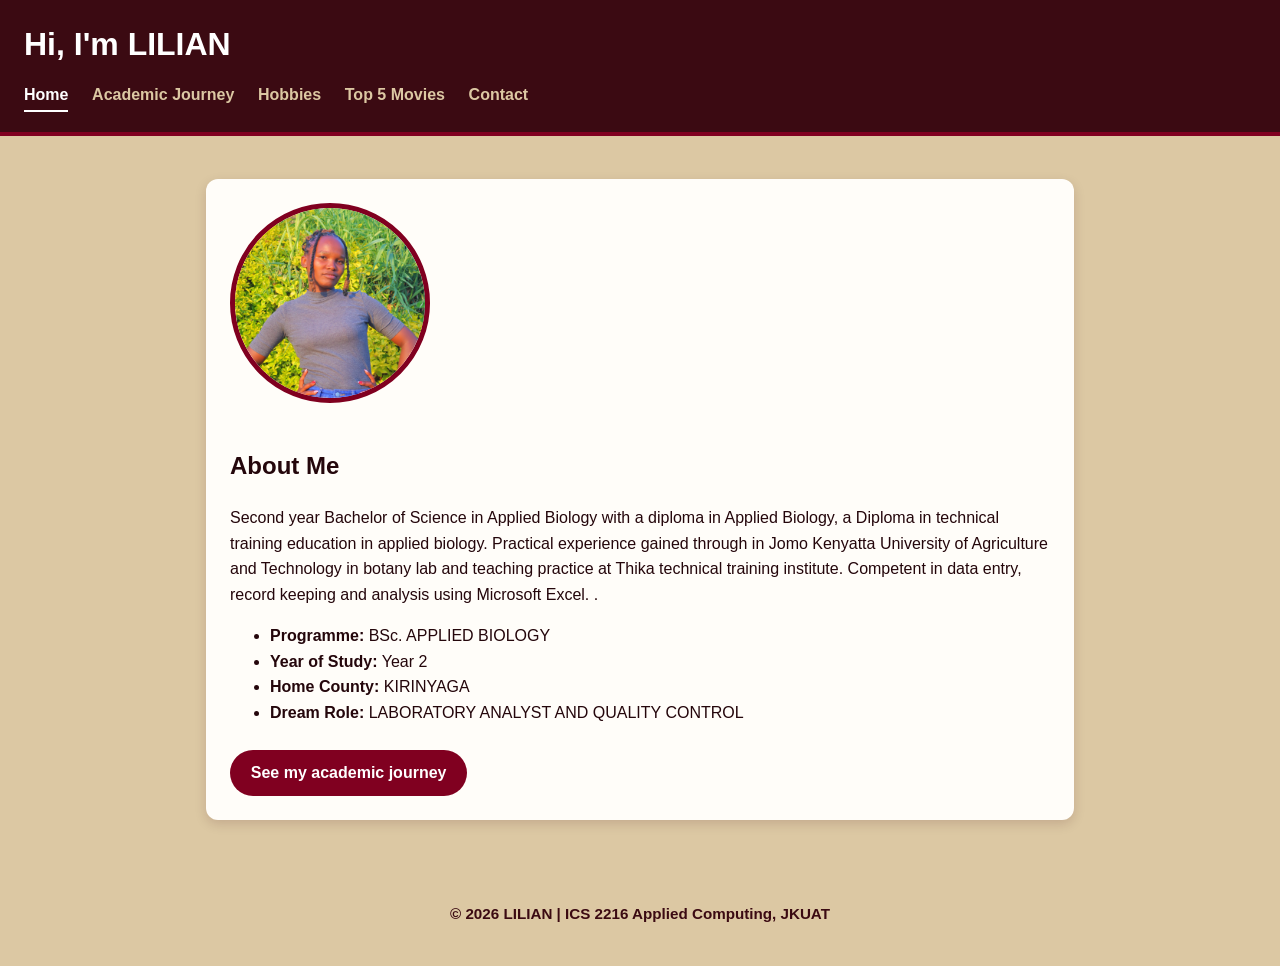
<file: index.html>
<!DOCTYPE html>
<html lang="en">
<head>
  <meta charset="utf-8">
  <meta name="viewport" content="width=device-width, initial-scale=1">
  <title>LILIAN | Portfolio</title>
  <link rel="stylesheet" href="style.css">
</head>
<body>
  <header>
    <h1>Hi, I'm LILIAN</h1>
    <nav>
      <a href="index.html" class="active">Home</a>
      <a href="academic.html">Academic Journey</a>
      <a href="hobbies.html">Hobbies</a>
      <a href="movies.html">Top 5 Movies</a>
      <a href="contact.html">Contact</a>
    </nav>
  </header>

  <main>
    <section class="card hero">
      <img src="myphoto.jpg" alt="Photo of LILIAN smiling" class="profile-pic">
      <div>
        <h2>About Me</h2>
        <p>Second year Bachelor of Science in Applied Biology with a diploma in Applied Biology, a Diploma in technical training education in applied biology. Practical experience gained through in Jomo Kenyatta University of Agriculture and Technology in botany lab and teaching practice at Thika technical training institute. Competent in data entry, record keeping and analysis using Microsoft Excel. .</p>
        <ul>
          <li><strong>Programme:</strong> BSc. APPLIED BIOLOGY</li>
          <li><strong>Year of Study:</strong> Year 2</li>
          <li><strong>Home County:</strong> KIRINYAGA</li>
          <li><strong>Dream Role:</strong> LABORATORY ANALYST AND QUALITY CONTROL</li>
        </ul>
        <a class="btn" href="academic.html">See my academic journey</a>
      </div>
    </section>
  </main>

  <footer>
    <p>&copy; 2026 LILIAN | ICS 2216 Applied Computing, JKUAT</p>
  </footer>
</body>
</html>
</file>
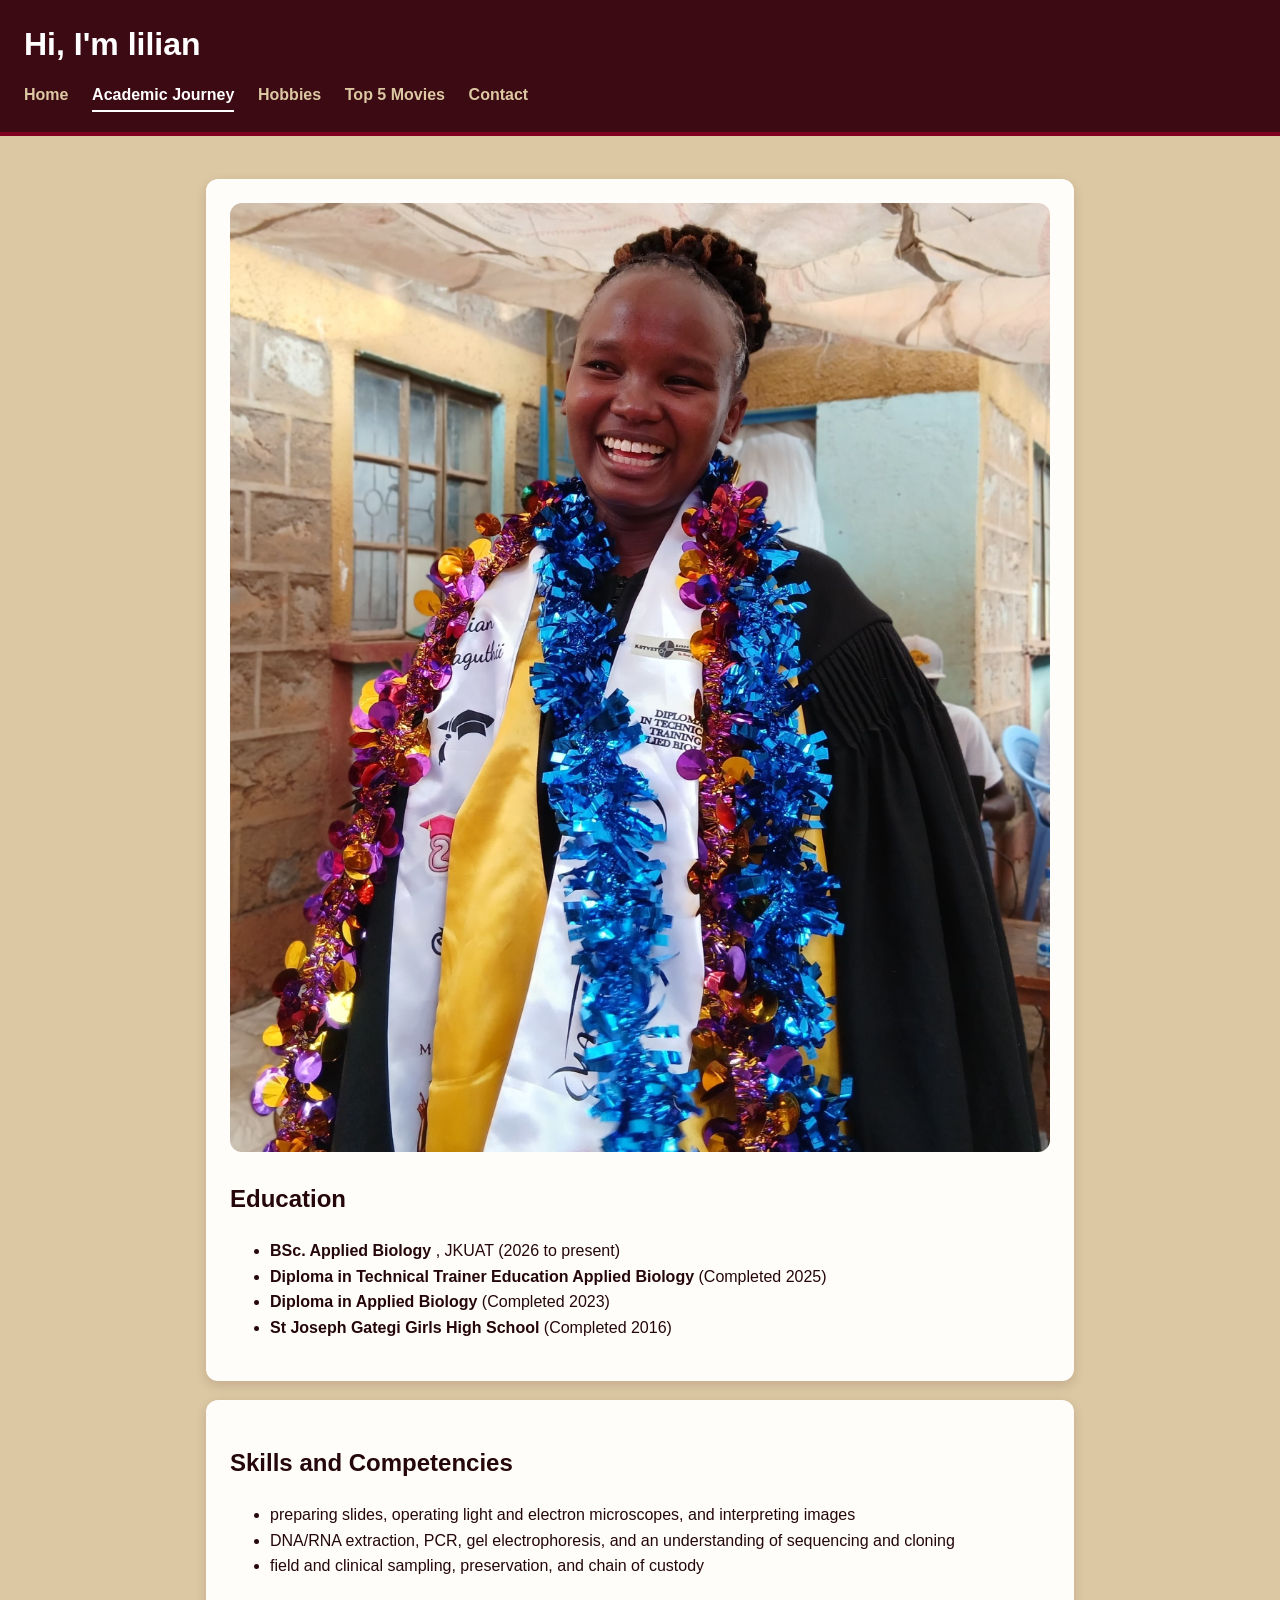
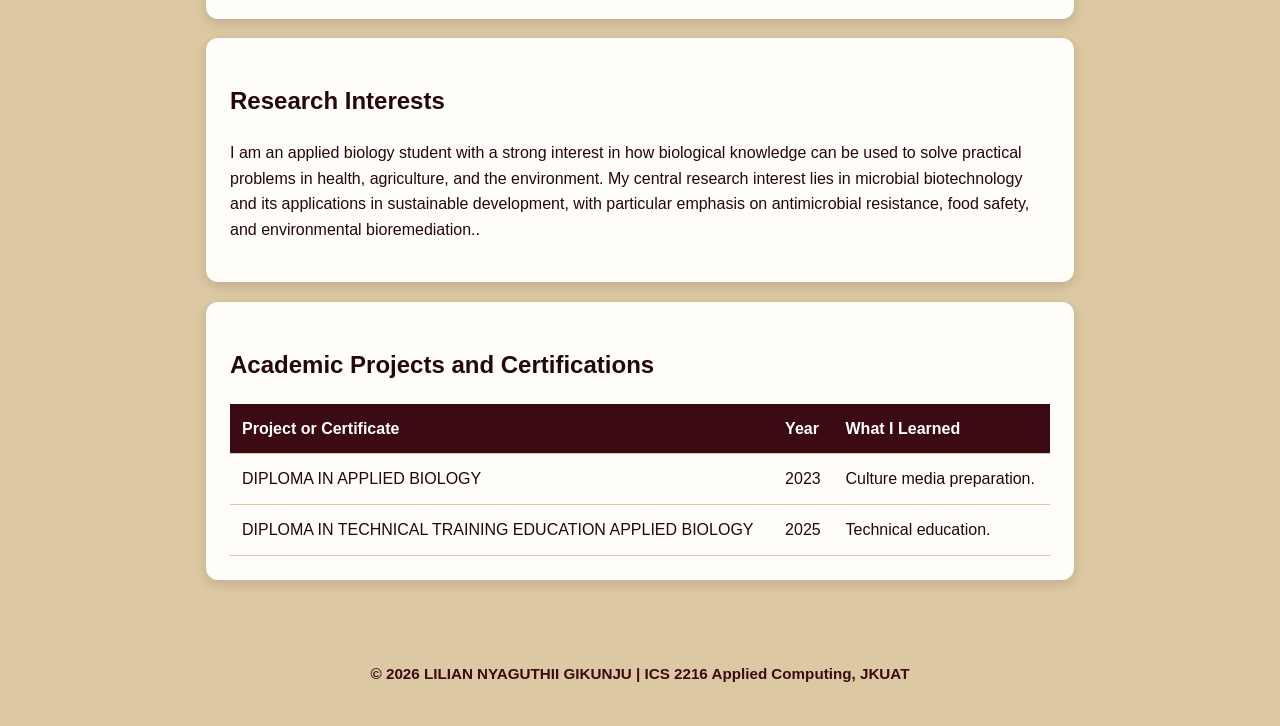
<file: academic.html>
<!DOCTYPE html>
<html lang="en">
<head>
  <meta charset="utf-8">
  <meta name="viewport" content="width=device-width, initial-scale=1">
  <title>Academic Journey | lilian</title>
  <link rel="stylesheet" href="style.css">
</head>
<body>
  <header>
    <h1>Hi, I'm lilian</h1>
    <nav>
      <a href="index.html">Home</a>
      <a href="academic.html" class="active">Academic Journey</a>
      <a href="hobbies.html">Hobbies</a>
      <a href="movies.html">Top 5 Movies</a>
      <a href="contact.html">Contact</a>
    </nav>
  </header>

  <main>
    <section class="card">
      <img src="graduation.jpg" alt="Campus and fieldwork experience">
      <h2>Education</h2>
      <ul>
        <li><strong>BSc. Applied Biology </strong>, JKUAT (2026 to present)</li>
        <li><strong>Diploma in Technical Trainer Education Applied Biology</strong> (Completed 2025)</li>
        <li><strong>Diploma in Applied Biology</strong> (Completed 2023)</li>
        <li><strong>St Joseph Gategi Girls High School</strong> (Completed 2016)</li>
      </ul>
    </section>

    <section class="card">
      <h2>Skills and Competencies</h2>
      <ul>
        <li>preparing slides, operating light and electron microscopes, and interpreting images</li>
        <li>DNA/RNA extraction, PCR, gel electrophoresis, and an understanding of sequencing and cloning</li>
        <li>field and clinical sampling, preservation, and chain of custody</li>
      </ul>
    </section>

    <section class="card">
      <h2>Research Interests</h2>
      <p>I am an applied biology student with a strong interest in how biological knowledge can be used to solve practical problems in health, agriculture, and the environment. My central research interest lies in microbial biotechnology and its applications in sustainable development, with particular emphasis on antimicrobial resistance, food safety, and environmental bioremediation..</p>
    </section>

    <section class="card">
      <h2>Academic Projects and Certifications</h2>
      <table>
        <thead>
          <tr>
            <th>Project or Certificate</th>
            <th>Year</th>
            <th>What I Learned</th>
          </tr>
        </thead>
        <tbody>
          <tr>
            <td>DIPLOMA IN APPLIED BIOLOGY</td>
            <td>2023</td>
            <td>Culture media preparation.</td>
          </tr>
          <tr>
            <td>DIPLOMA IN TECHNICAL TRAINING EDUCATION APPLIED BIOLOGY</td>
            <td>2025</td>
            <td>Technical education.</td>
          </tr>
        </tbody>
      </table>
    </section>
  </main>

  <footer>
    <p>&copy; 2026 LILIAN NYAGUTHII GIKUNJU | ICS 2216 Applied Computing, JKUAT</p>
  </footer>
</body>
</html>
</file>
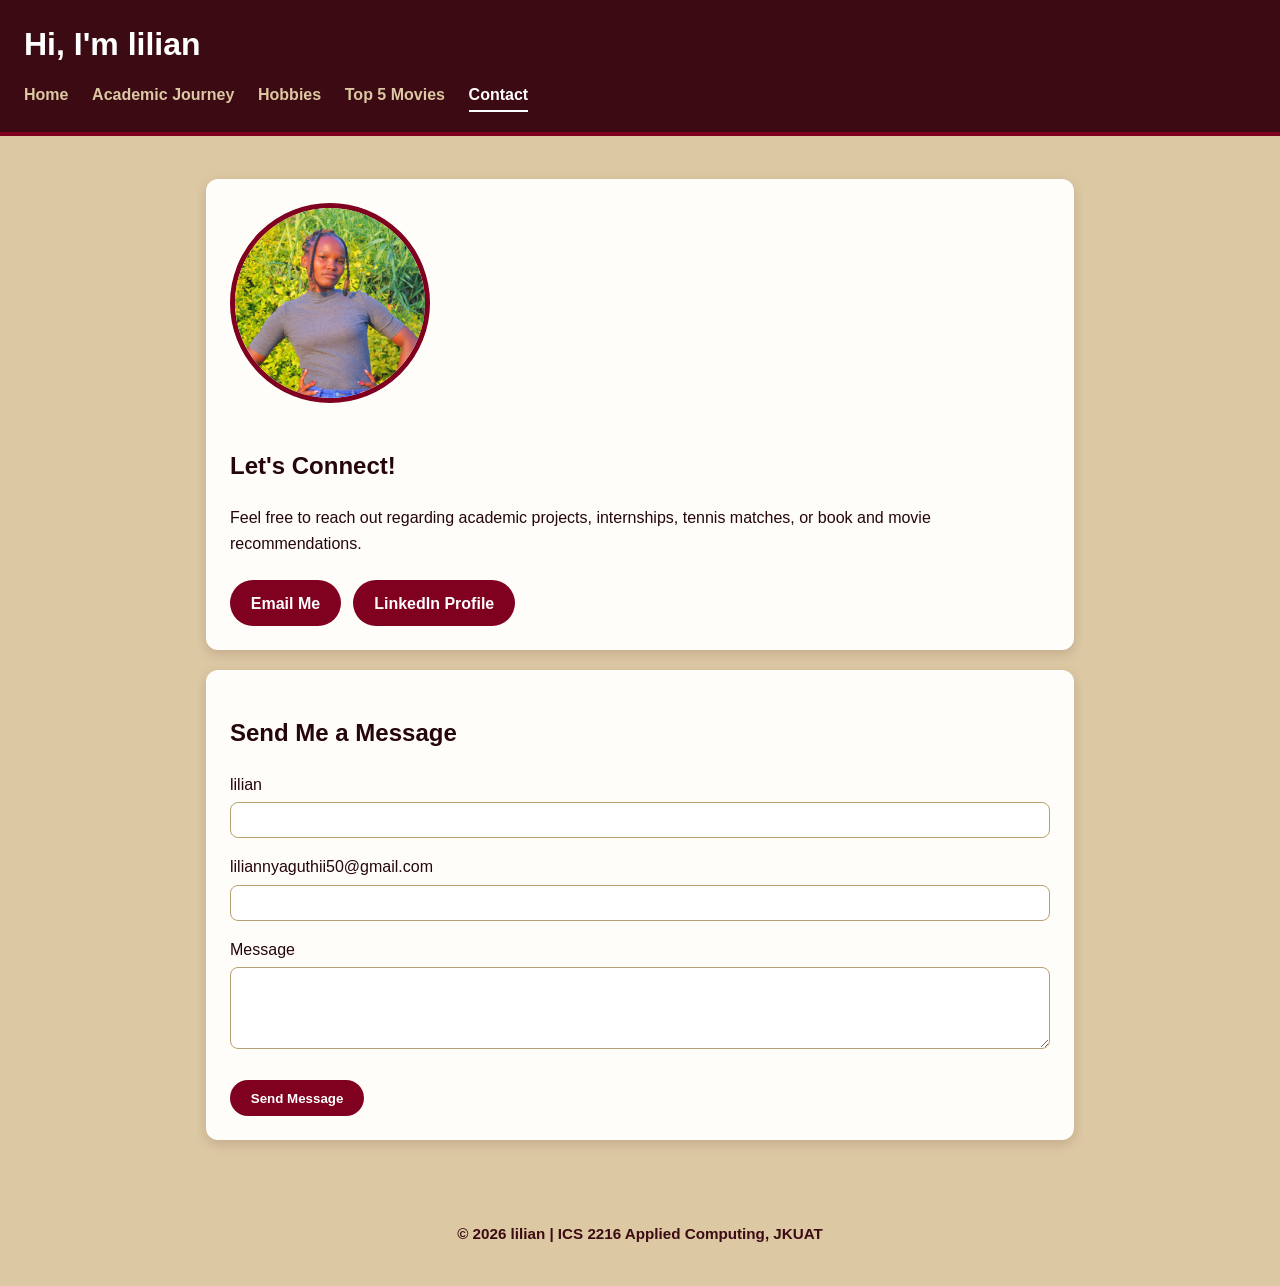
<file: contact.html>
<!DOCTYPE html>
<html lang="en">
<head>
  <meta charset="utf-8">
  <meta name="viewport" content="width=device-width, initial-scale=1">
  <title>Contact | lilian </title>
  <link rel="stylesheet" href="style.css">
</head>
<body>
  <header>
    <h1>Hi, I'm lilian</h1>
    <nav>
      <a href="index.html">Home</a>
      <a href="academic.html">Academic Journey</a>
      <a href="hobbies.html">Hobbies</a>
      <a href="movies.html">Top 5 Movies</a>
      <a href="contact.html" class="active">Contact</a>
    </nav>
  </header>

  <main>
    <section class="card hero">
      <img src="myphoto.jpg" alt="Welcoming photo of Your Name" class="profile-pic">
      <div>
        <h2>Let's Connect!</h2>
        <p>Feel free to reach out regarding academic projects, internships, tennis matches, or book and movie recommendations.</p>
        <a class="btn" href="mailto:your.email@students.jkuat.ac.ke">Email Me</a>
        <a class="btn" href="https://www.linkedin.com/in/YOUR-USERNAME" target="_blank" rel="noopener">LinkedIn Profile</a>
      </div>
    </section>

    <section class="card">
      <h2>Send Me a Message</h2>
      <form action="INSTRUCTOR-PROVIDED-ADDRESS" method="post">
        <p>
          <label for="name">lilian</label><br>
          <input type="text" id="name" name="sender_name" required>
        </p>
        <p>
          <label for="email">liliannyaguthii50@gmail.com</label><br>
          <input type="email" id="email" name="sender_email" required>
        </p>
        <p>
          <label for="msg">Message</label><br>
          <textarea id="msg" name="message" rows="4" required></textarea>
        </p>
        <button class="btn" type="submit">Send Message</button>
      </form>
    </section>
  </main>

  <footer>
    <p>&copy; 2026 lilian | ICS 2216 Applied Computing, JKUAT</p>
  </footer>
</body>
</html>
</file>
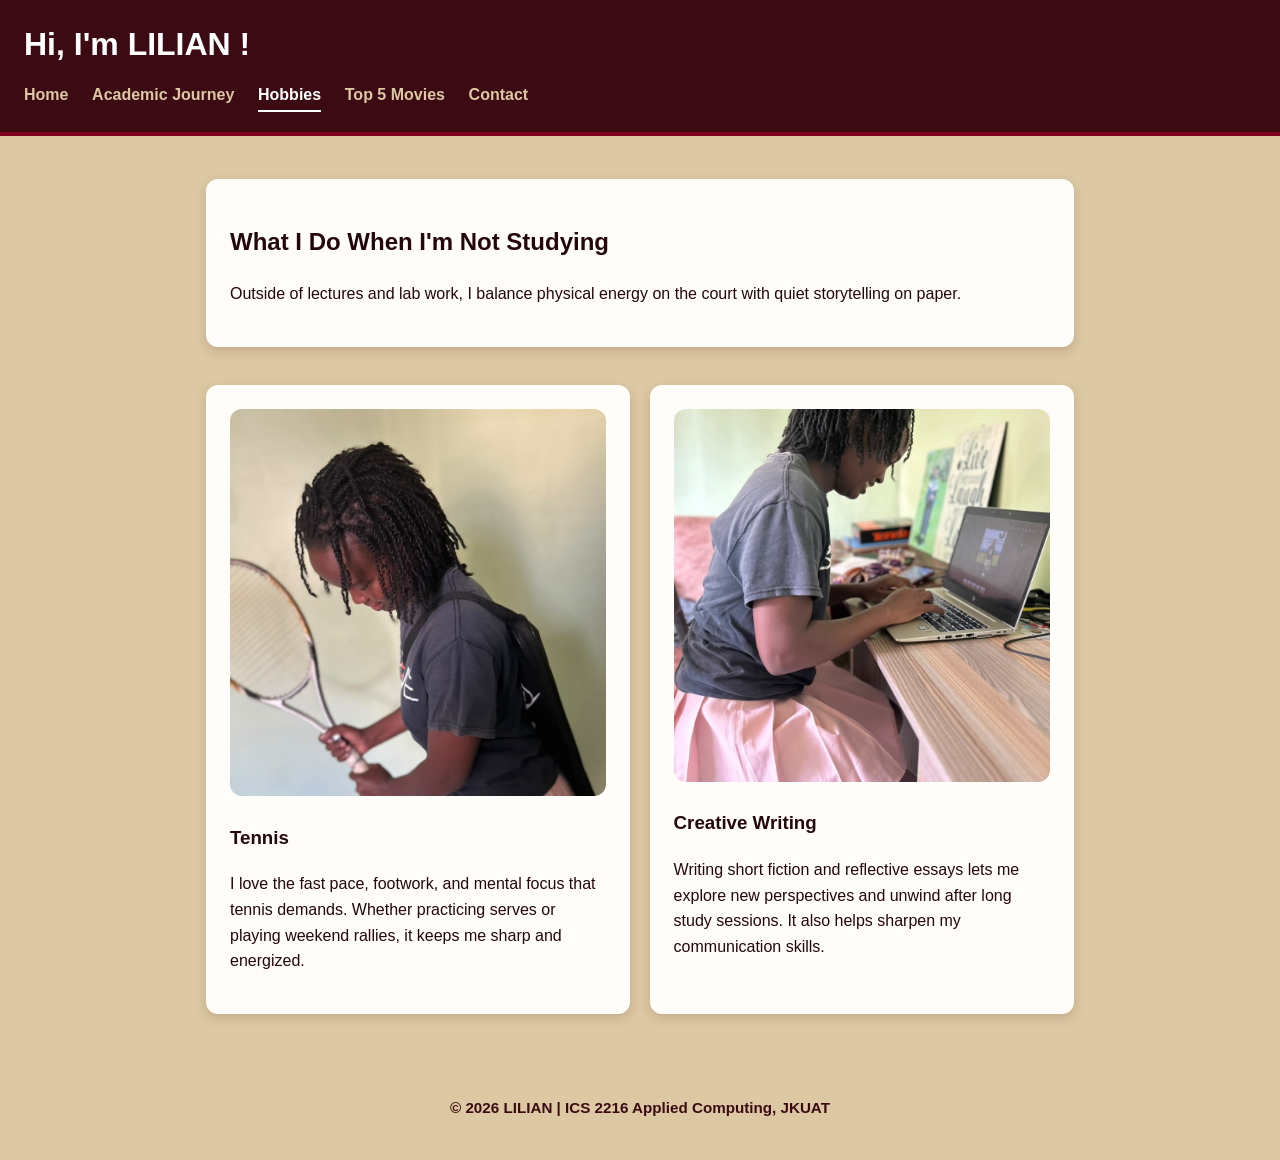
<file: hobbies.html>
<!DOCTYPE html>
<html lang="en">
<head>
  <meta charset="utf-8">
  <meta name="viewport" content="width=device-width, initial-scale=1">
  <title>Hobbies | LILIAN</title>
  <link rel="stylesheet" href="style.css">
</head>
<body>
  <header>
    <h1>Hi, I'm LILIAN !</h1>
    <nav>
      <a href="index.html">Home</a>
      <a href="academic.html">Academic Journey</a>
      <a href="hobbies.html" class="active">Hobbies</a>
      <a href="movies.html">Top 5 Movies</a>
      <a href="contact.html">Contact</a>
    </nav>
  </header>

  <main>
    <section class="card">
      <h2>What I Do When I'm Not Studying</h2>
      <p>Outside of lectures and lab work, I balance physical energy on the court with quiet storytelling on paper.</p>
    </section>

    <div class="grid">
      <article class="card">
        <img src="hobby2.jpeg" alt="Tennis racket and ball on a court">
        <h3>Tennis</h3>
        <p>I love the fast pace, footwork, and mental focus that tennis demands. Whether practicing serves or playing weekend rallies, it keeps me sharp and energized.</p>
      </article>

      <article class="card">
        <img src="hobby.jpeg" alt="Notebook and pen for creative writing">
        <h3>Creative Writing</h3>
        <p>Writing short fiction and reflective essays lets me explore new perspectives and unwind after long study sessions. It also helps sharpen my communication skills.</p>
      </article>
    </div>
  </main>

  <footer>
    <p>&copy; 2026 LILIAN | ICS 2216 Applied Computing, JKUAT</p>
  </footer>
</body>
</html>
</file>
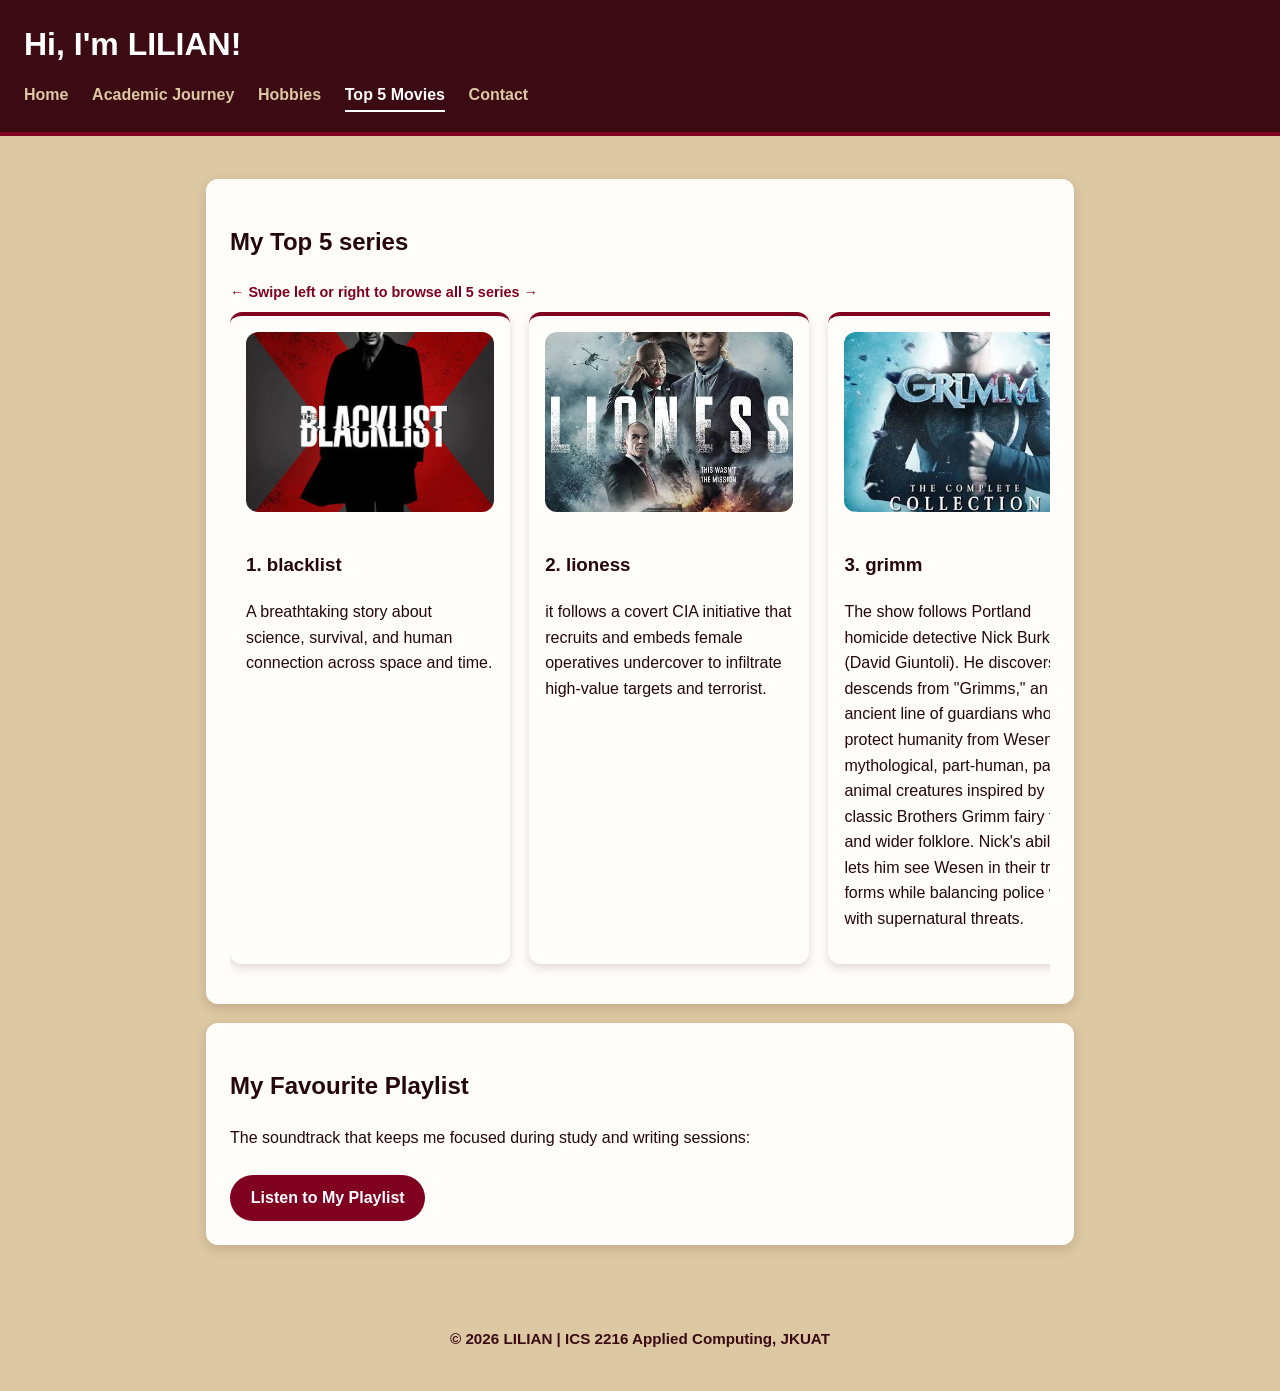
<file: movies.html>
<!DOCTYPE html>
<html lang="en">
<head>
  <meta charset="utf-8">
  <meta name="viewport" content="width=device-width, initial-scale=1">
  <title>Top 5 Movies | LILIAN</title>
  <link rel="stylesheet" href="style.css">
</head>
<body>
  <header>
    <h1>Hi, I'm LILIAN!</h1>
    <nav>
      <a href="index.html">Home</a>
      <a href="academic.html">Academic Journey</a>
      <a href="hobbies.html">Hobbies</a>
      <a href="movies.html" class="active">Top 5 Movies</a>
      <a href="contact.html">Contact</a>
    </nav>
  </header>

  <main>
    <section class="card">
      <h2>My Top 5 series</h2>
      <p class="swipe-hint">&larr; Swipe left or right to browse all 5 series &rarr;</p>

      <div class="movie-slider">
        <article class="movie-card">
          <img src="movies.jpg" alt="Poster or scene representing Movie 1">
          <h3>1. blacklist</h3>
          <p>A breathtaking story about science, survival, and human connection across space and time.</p>
        </article>

        <article class="movie-card">
          <img src="movie2.jpg" alt="Poster or scene representing Movie 2">
          <h3>2. lioness </h3>
          <p> it follows a covert CIA initiative that recruits and embeds female operatives undercover to infiltrate high-value targets and terrorist.</p>
        </article>

        <article class="movie-card">
          <img src="movie3.jpg" alt="Poster or scene representing Movie 3">
          <h3>3. grimm </h3>
          <p>The show follows Portland homicide detective Nick Burkhardt (David Giuntoli). He discovers he descends from "Grimms," an ancient line of guardians who protect humanity from Wesen—mythological, part-human, part-animal creatures inspired by classic Brothers Grimm fairy tales and wider folklore. Nick's ability lets him see Wesen in their true forms while balancing police work with supernatural threats.</p>
        </article>

        <article class="movie-card">
          <img src="movie4.jpg" alt="Poster or scene representing Movie 4">
          <h3>4. reacher </h3>
          <p>American action-crime television series on Amazon Prime Video starring Alan Ritchson as former U.S. Army military police major Jack Reacher, adapted from Lee Child's novels and developed by Nick Santora.</p>
        </article>

        <article class="movie-card">
          <img src="movie5.jpg" alt="Poster or scene representing Movie 5">
          <h3>5. neagley </h3>
          <p> American action-crime television series on Prime Video starring Maria Sten as Frances Neagley, a Chicago private investigator and former military colleague of Jack Reacher</p>
        </article>
      </div>
    </section>

    <section class="card">
      <h2>My Favourite Playlist</h2>
      <p>The soundtrack that keeps me focused during study and writing sessions:</p>
      <a class="btn" href="https://open.spotify.com/playlist/37i9dQZF1E4z5ZzStECdID?si=8f32972f687b4709" target="_blank" rel="noopener">Listen to My Playlist</a>
    </section>
  </main>

  <footer>
    <p>&copy; 2026 LILIAN | ICS 2216 Applied Computing, JKUAT</p>
  </footer>
</body>
</html>
</file>
<file: style.css>
:root {
  --bg: #DCC8A3;       /* Warm Sand Background */
  --dark: #3B0A12;     /* Deep Maroon Header & Text */
  --brand: #800020;    /* Burgundy Accents & Buttons */
  --card: #FFFDF9;     /* Soft Off-White Card Surface */
  --ink: #24060B;      /* High-Contrast Body Text */
}

* {
  box-sizing: border-box;
}

body {
  margin: 0;
  font-family: "Segoe UI", Arial, sans-serif;
  background: var(--bg);
  color: var(--ink);
  line-height: 1.6;
}

header {
  background: var(--dark);
  color: #fff;
  padding: 1.2rem 1.5rem;
  border-bottom: 4px solid var(--brand);
}

header h1 {
  margin: 0 0 0.5rem 0;
}

nav a {
  color: #DCC8A3;
  margin-right: 1.2rem;
  text-decoration: none;
  font-weight: 700;
  display: inline-block;
  padding: 0.2rem 0;
}

nav a:hover,
nav a.active {
  color: #ffffff;
  border-bottom: 2px solid #ffffff;
}

main {
  max-width: 900px;
  margin: auto;
  padding: 1.5rem 1rem;
}

img {
  max-width: 100%;
  height: auto;
  border-radius: 12px;
}

.card {
  background: var(--card);
  padding: 1.5rem;
  border-radius: 12px;
  box-shadow: 0 4px 12px rgba(59, 10, 18, 0.15);
  margin: 1.2rem 0;
  transition: transform 0.2s ease;
}

.card:hover {
  transform: translateY(-4px);
}

.hero {
  display: flex;
  gap: 1.5rem;
  align-items: center;
  flex-wrap: wrap;
}

.profile-pic {
  width: 200px;
  height: 200px;
  object-fit: cover;
  border-radius: 50%;
  border: 5px solid var(--brand);
}

.grid {
  display: grid;
  grid-template-columns: repeat(auto-fit, minmax(260px, 1fr));
  gap: 1.2rem;
}

.btn {
  display: inline-block;
  background: var(--brand);
  color: #ffffff;
  padding: 0.65rem 1.3rem;
  border-radius: 999px;
  text-decoration: none;
  font-weight: 700;
  border: none;
  cursor: pointer;
  margin-top: 0.5rem;
  margin-right: 0.5rem;
}

.btn:hover {
  background: var(--dark);
}

/* Tables for Academic Page */
table {
  width: 100%;
  border-collapse: collapse;
  margin-top: 1rem;
}

th, td {
  text-align: left;
  padding: 0.75rem;
  border-bottom: 1px solid #DCC8A3;
}

th {
  background: var(--dark);
  color: #ffffff;
}

/* Swipeable Movie Carousel */
.swipe-hint {
  font-size: 0.9rem;
  color: var(--brand);
  font-weight: 600;
  margin-bottom: 0.5rem;
}

.movie-slider {
  display: flex;
  gap: 1.2rem;
  overflow-x: auto;
  scroll-snap-type: x mandatory;
  scroll-behavior: smooth;
  padding-bottom: 1rem;
  -webkit-overflow-scrolling: touch;
}

.movie-slider::-webkit-scrollbar {
  height: 8px;
}

.movie-slider::-webkit-scrollbar-thumb {
  background: var(--brand);
  border-radius: 999px;
}

.movie-card {
  flex: 0 0 280px;
  scroll-snap-align: start;
  background: var(--card);
  border-radius: 12px;
  padding: 1rem;
  box-shadow: 0 4px 10px rgba(59, 10, 18, 0.15);
  border-top: 4px solid var(--brand);
}

.movie-card img {
  width: 100%;
  height: 180px;
  object-fit: cover;
  margin-bottom: 0.75rem;
}

/* Contact Form */
input, textarea {
  width: 100%;
  padding: 0.6rem;
  border: 1px solid #b89f72;
  border-radius: 8px;
  font-family: inherit;
  margin-top: 0.3rem;
}

footer {
  text-align: center;
  padding: 1.5rem;
  font-size: 0.95rem;
  color: var(--dark);
  font-weight: 600;
}
</file>
